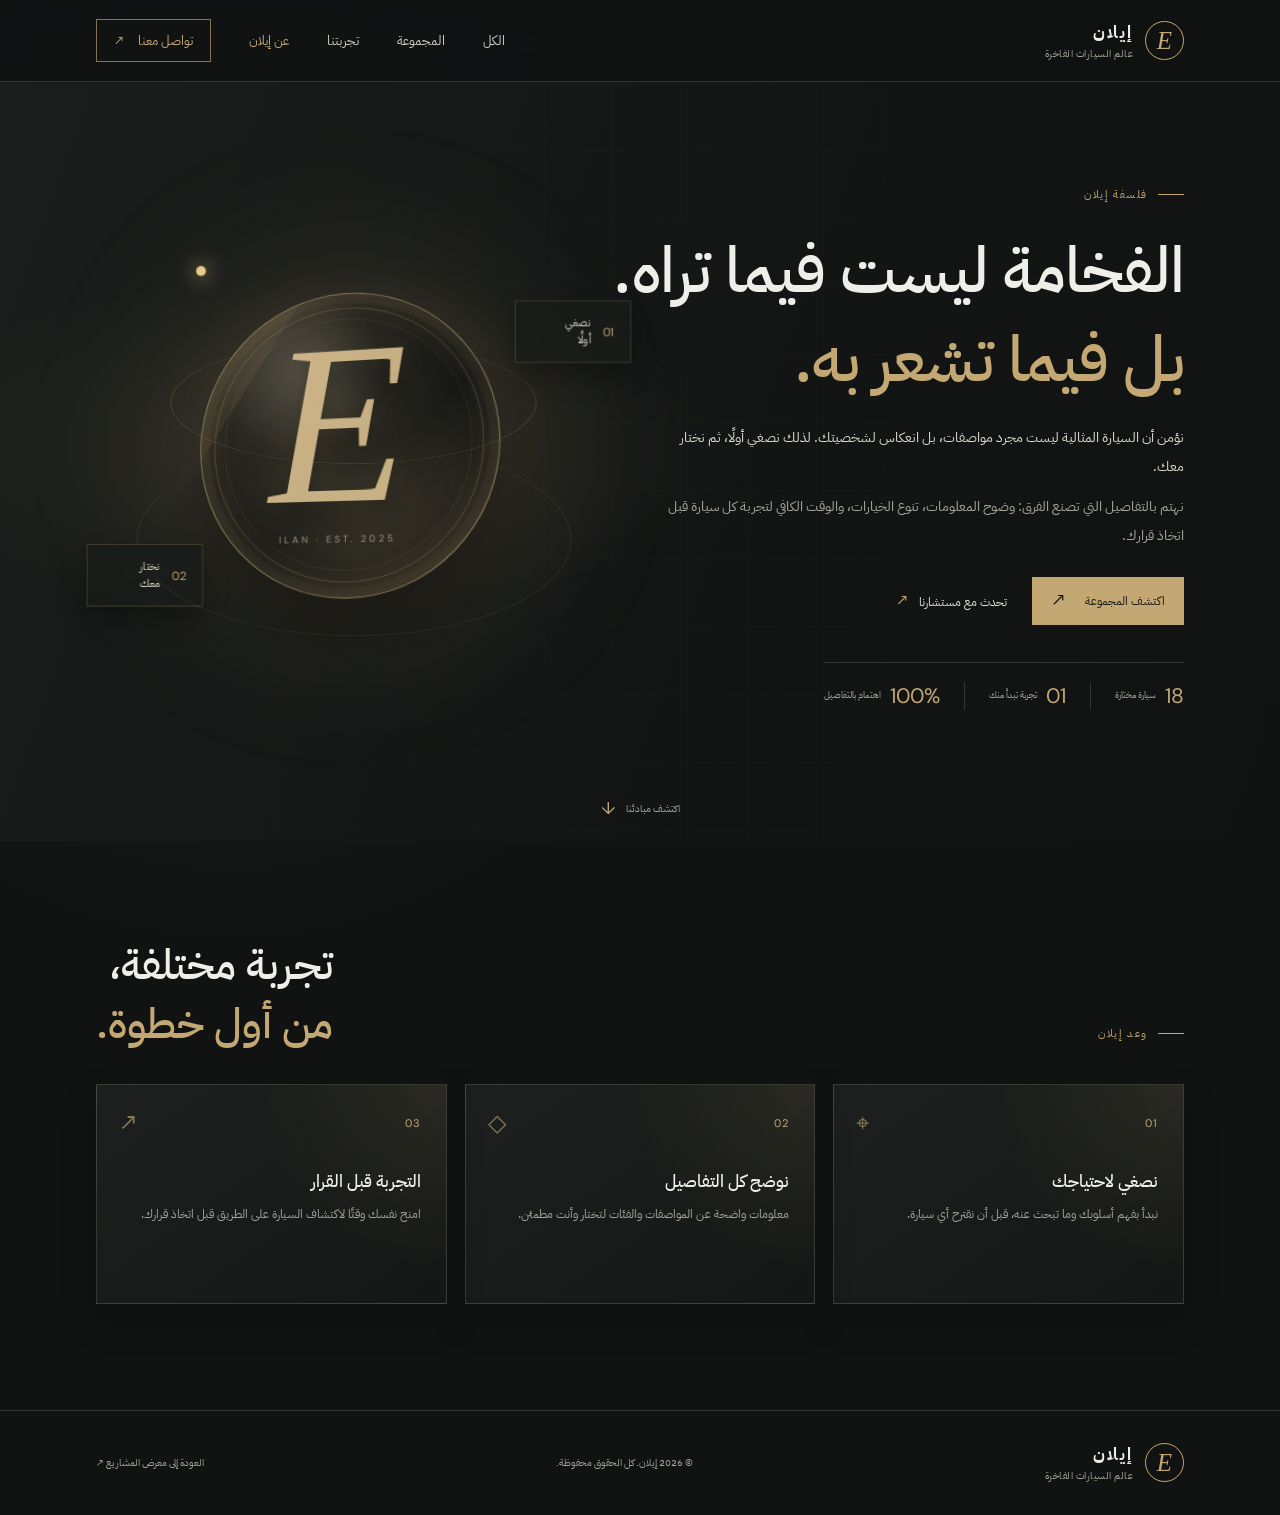
<file: about.html>
<!doctype html>
<html lang="ar" dir="rtl">
<head>
  <meta charset="utf-8">
  <meta name="viewport" content="width=device-width, initial-scale=1">
  <meta name="theme-color" content="#111313">
  <meta name="description" content="تعرّف على فلسفة إيلان في اختيار السيارات الفاخرة وصناعة تجربة شخصية.">
  <title>عن إيلان | إيلان</title>
  <link rel="preconnect" href="https://fonts.googleapis.com">
  <link rel="preconnect" href="https://fonts.gstatic.com" crossorigin>
  <link href="https://fonts.googleapis.com/css2?family=DM+Sans:wght@400;500;600;700&family=IBM+Plex+Sans+Arabic:wght@400;500;600;700&display=swap" rel="stylesheet">
  <link rel="stylesheet" href="style.css">
  <link rel="stylesheet" href="about.css">
</head>
<body class="about-page">
  <header class="site-header">
    <a class="brand" href="index.html" aria-label="إيلان - الصفحة الرئيسية">
      <span class="brand-mark">E</span><span><b>إيلان</b><small>عالم السيارات الفاخرة</small></span>
    </a>
    <button class="menu-toggle" type="button" aria-expanded="false" aria-label="فتح القائمة"><span></span><span></span></button>
    <nav class="main-nav" aria-label="التنقل الرئيسي">
      <a href="index.html">الكل</a>
      <a href="collection.html">المجموعة</a>
      <a href="experience.html">تجربتنا</a>
      <a href="about.html">عن إيلان</a>
      <a class="nav-cta" href="contact.html">تواصل معنا <span>↗</span></a>
    </nav>
  </header>
  <main>
    <section class="about-hero" aria-labelledby="about-title">
      <div class="about-copy">
        <p class="eyebrow"><span></span> فلسفة إيلان</p>
        <h1 id="about-title">الفخامة ليست فيما تراه.<br><em>بل فيما تشعر به.</em></h1>
        <p class="about-lead">نؤمن أن السيارة المثالية ليست مجرد مواصفات، بل انعكاس لشخصيتك. لذلك نصغي أولًا، ثم نختار معك.</p>
        <p class="about-description">نهتم بالتفاصيل التي تصنع الفرق: وضوح المعلومات، تنوع الخيارات، والوقت الكافي لتجربة كل سيارة قبل اتخاذ قرارك.</p>
        <div class="about-actions">
          <a class="button button-gold" href="collection.html">اكتشف المجموعة <span>↗</span></a>
          <a class="about-secondary-link" href="contact.html">تحدث مع مستشارنا <span>↗</span></a>
        </div>
        <div class="about-highlights" aria-label="ما يميز إيلان">
          <div><strong>18</strong><span>سيارة مختارة</span></div>
          <i aria-hidden="true"></i>
          <div><strong>01</strong><span>تجربة تبدأ منك</span></div>
          <i aria-hidden="true"></i>
          <div><strong>100%</strong><span>اهتمام بالتفاصيل</span></div>
        </div>
      </div>
      <div class="about-stage" role="img" aria-label="شعار إيلان ثلاثي الأبعاد">
        <div class="about-stage-glow"></div>
        <div class="about-ring about-ring-back"></div>
        <div class="about-ring about-ring-front"></div>
        <div class="about-orbit-dot"></div>
        <div class="about-core" id="about-core">
          <span>E</span>
          <small>ILAN · EST. 2025</small>
        </div>
        <div class="about-float-card about-float-top"><span>01</span><p>نصغي<br>أولًا</p></div>
        <div class="about-float-card about-float-bottom"><span>02</span><p>نختار<br>معك</p></div>
      </div>
      <a class="about-scroll" href="#values"><span>اكتشف مبادئنا</span><b>↓</b></a>
    </section>
    <section class="about-values section-wrap" id="values">
      <div class="about-values-heading">
        <p class="eyebrow"><span></span> وعد إيلان</p>
        <h2>تجربة مختلفة،<br><em>من أول خطوة.</em></h2>
      </div>
      <div class="about-values-grid">
        <article class="about-value-card">
          <span class="value-number">01</span>
          <span class="value-icon" aria-hidden="true">⌖</span>
          <h3>نصغي لاحتياجك</h3>
          <p>نبدأ بفهم أسلوبك وما تبحث عنه، قبل أن نقترح أي سيارة.</p>
        </article>
        <article class="about-value-card">
          <span class="value-number">02</span>
          <span class="value-icon" aria-hidden="true">◇</span>
          <h3>نوضح كل التفاصيل</h3>
          <p>معلومات واضحة عن المواصفات والفئات لتختار وأنت مطمئن.</p>
        </article>
        <article class="about-value-card">
          <span class="value-number">03</span>
          <span class="value-icon" aria-hidden="true">↗</span>
          <h3>التجربة قبل القرار</h3>
          <p>امنح نفسك وقتًا لاكتشاف السيارة على الطريق قبل اتخاذ قرارك.</p>
        </article>
      </div>
    </section>
  </main>
  <footer class="site-footer">
    <a class="brand" href="index.html"><span class="brand-mark">E</span><span><b>إيلان</b><small>عالم السيارات الفاخرة</small></span></a>
    <p>© <span id="current-year">2025</span> إيلان. كل الحقوق محفوظة.</p>
    <a href="../../index.html">العودة إلى معرض المشاريع ↗</a>
  </footer>
  <script src="script.js"></script>
  <script src="about.js"></script>
</body>
</html>
</file>
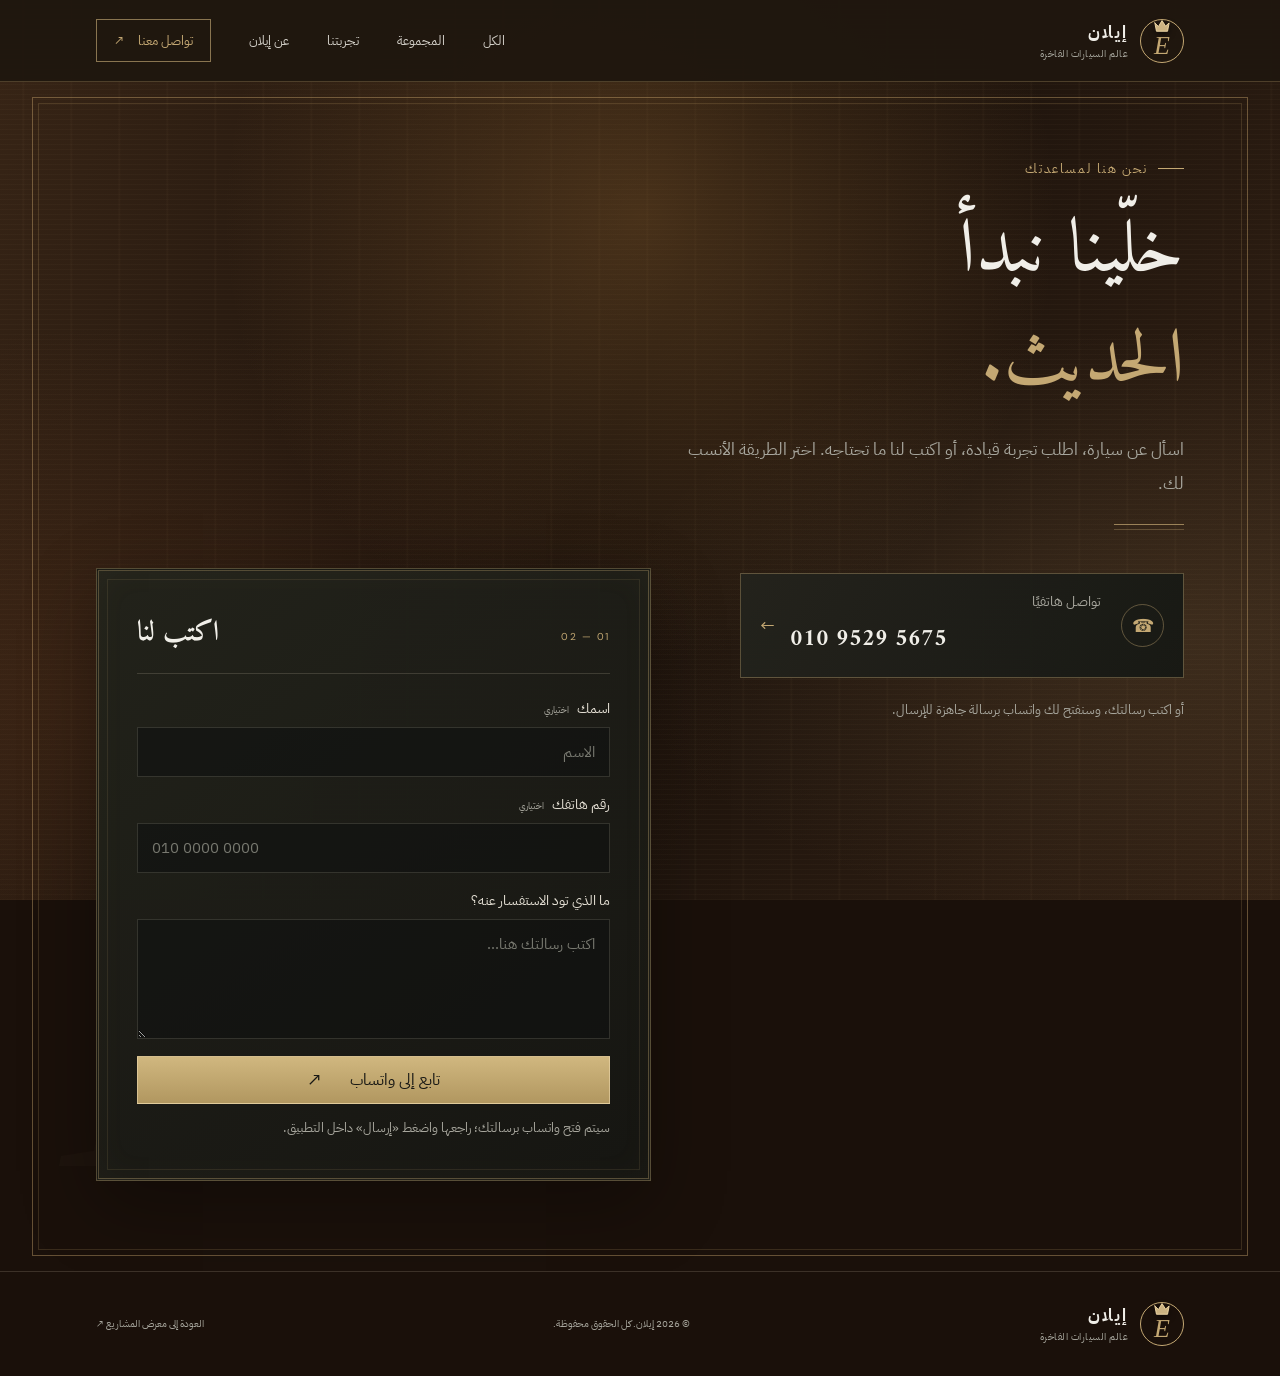
<file: contact.html>
<!doctype html>
<html lang="ar" dir="rtl">
<head>
  <meta charset="utf-8">
  <meta name="viewport" content="width=device-width, initial-scale=1">
  <meta name="theme-color" content="#111313">
  <meta name="description" content="تواصل مع إيلان هاتفيًا أو عبر واتساب، وأرسل استفسارك مباشرة.">
  <title>تواصل معنا | إيلان</title>
  <link rel="preconnect" href="https://fonts.googleapis.com">
  <link rel="preconnect" href="https://fonts.gstatic.com" crossorigin>
  <link href="https://fonts.googleapis.com/css2?family=Amiri:wght@400;700&family=DM+Sans:wght@400;500;600;700&family=IBM+Plex+Sans+Arabic:wght@400;500;600;700&display=swap" rel="stylesheet">
  <link rel="stylesheet" href="style.css">
  <link rel="stylesheet" href="contact.css">
</head>
<body class="contact-page">
  <header class="site-header">
    <a class="brand" href="index.html" aria-label="إيلان - الصفحة الرئيسية">
      <span class="brand-mark"><span class="brand-letter">E</span><svg class="brand-crown" viewBox="0 0 24 24" aria-hidden="true"><path d="M3 7.5 7.5 12 12 4.5l4.5 7L21 7.5 19 18H5L3 7.5Z"/></svg></span><span><b>إيلان</b><small>عالم السيارات الفاخرة</small></span>
    </a>
    <button class="menu-toggle" type="button" aria-expanded="false" aria-label="فتح القائمة"><span></span><span></span></button>
    <nav class="main-nav" aria-label="التنقل الرئيسي">
      <a href="index.html">الكل</a>
      <a href="collection.html">المجموعة</a>
      <a href="experience.html">تجربتنا</a>
      <a href="about.html">عن إيلان</a>
      <a class="nav-cta" href="contact.html" aria-current="page">تواصل معنا <span>↗</span></a>
    </nav>
  </header>
  <main>
    <section class="contact-hero section-wrap">
      <div class="contact-heading">
        <p class="eyebrow"><span></span> نحن هنا لمساعدتك</p>
        <h1>خلّينا نبدأ<br><em>الحديث.</em></h1>
        <p>اسأل عن سيارة، اطلب تجربة قيادة، أو اكتب لنا ما تحتاجه. اختر الطريقة الأنسب لك.</p>
      </div>
      <div class="contact-layout">
        <div class="contact-options">
          <a class="contact-option" href="tel:+201095295675">
            <span class="contact-option-icon" aria-hidden="true">☎</span>
            <span><small>تواصل هاتفيًا</small><strong dir="ltr">010 9529 5675</strong></span>
            <span class="contact-option-arrow" aria-hidden="true">←</span>
          </a>
          <p class="contact-note">أو اكتب رسالتك، وسنفتح لك واتساب برسالة جاهزة للإرسال.</p>
        </div>
        <form class="contact-form" id="contact-form">
          <div class="form-heading">
            <span>01 — 02</span>
            <h2>اكتب لنا</h2>
          </div>
          <label for="contact-name">اسمك <small>اختياري</small></label>
          <input id="contact-name" name="name" type="text" autocomplete="name" placeholder="الاسم">
          <label for="contact-phone">رقم هاتفك <small>اختياري</small></label>
          <input id="contact-phone" name="phone" type="tel" autocomplete="tel" placeholder="010 0000 0000" dir="ltr">
          <label for="contact-message">ما الذي تود الاستفسار عنه؟</label>
          <textarea id="contact-message" name="message" rows="4" placeholder="اكتب رسالتك هنا..." required></textarea>
          <button class="button button-gold contact-submit" type="submit">تابع إلى واتساب <span>↗</span></button>
          <p class="form-hint" id="form-hint" aria-live="polite">سيتم فتح واتساب برسالتك؛ راجعها واضغط «إرسال» داخل التطبيق.</p>
        </form>
      </div>
      <div class="contact-watermark" aria-hidden="true">E</div>
    </section>
  </main>
  <footer class="site-footer">
    <a class="brand" href="index.html"><span class="brand-mark"><span class="brand-letter">E</span><svg class="brand-crown" viewBox="0 0 24 24" aria-hidden="true"><path d="M3 7.5 7.5 12 12 4.5l4.5 7L21 7.5 19 18H5L3 7.5Z"/></svg></span><span><b>إيلان</b><small>عالم السيارات الفاخرة</small></span></a>
    <p>© <span id="current-year">2025</span> إيلان. كل الحقوق محفوظة.</p>
    <a href="../../index.html">العودة إلى معرض المشاريع ↗</a>
  </footer>
  <script src="script.js"></script>
  <script src="contact.js"></script>
</body>
</html>
</file>
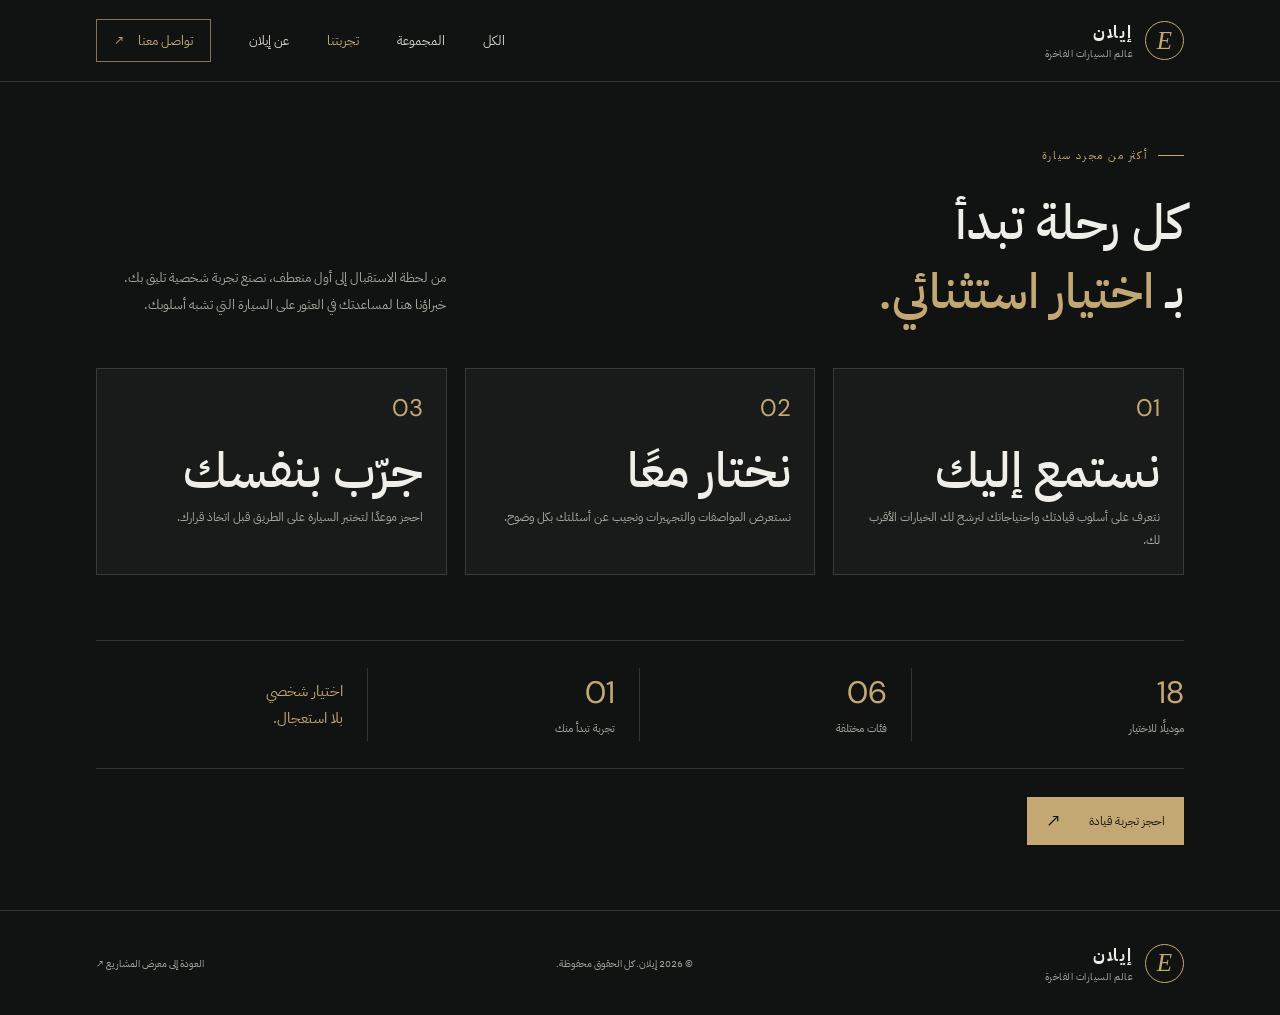
<file: experience.html>
<!doctype html>
<html lang="ar" dir="rtl">
<head>
  <meta charset="utf-8">
  <meta name="viewport" content="width=device-width, initial-scale=1">
  <meta name="theme-color" content="#111313">
  <meta name="description" content="تعرّف على تجربة إيلان الشخصية لاختيار السيارة وتجربة قيادتها.">
  <title>تجربتنا | إيلان</title>
  <link rel="preconnect" href="https://fonts.googleapis.com">
  <link rel="preconnect" href="https://fonts.gstatic.com" crossorigin>
  <link href="https://fonts.googleapis.com/css2?family=DM+Sans:wght@400;500;600;700&family=IBM+Plex+Sans+Arabic:wght@400;500;600;700&display=swap" rel="stylesheet">
  <link rel="stylesheet" href="style.css">
  <link rel="stylesheet" href="experience.css">
</head>
<body class="experience-page">
  <header class="site-header">
    <a class="brand" href="index.html" aria-label="إيلان - الصفحة الرئيسية">
      <span class="brand-mark">E</span><span><b>إيلان</b><small>عالم السيارات الفاخرة</small></span>
    </a>
    <button class="menu-toggle" type="button" aria-expanded="false" aria-label="فتح القائمة"><span></span><span></span></button>
    <nav class="main-nav" aria-label="التنقل الرئيسي">
      <a href="index.html">الكل</a>
      <a href="collection.html">المجموعة</a>
      <a href="experience.html">تجربتنا</a>
      <a href="about.html">عن إيلان</a>
      <a class="nav-cta" href="contact.html">تواصل معنا <span>↗</span></a>
    </nav>
  </header>
  <main>
    <section class="intro section-wrap">
      <p class="eyebrow"><span></span> أكثر من مجرد سيارة</p>
      <div class="intro-row">
        <h1>كل رحلة تبدأ<br>بـ <em>اختيار استثنائي.</em></h1>
        <p>من لحظة الاستقبال إلى أول منعطف، نصنع تجربة شخصية تليق بك. خبراؤنا هنا لمساعدتك في العثور على السيارة التي تشبه أسلوبك.</p>
      </div>
      <div class="experience-steps">
        <article class="experience-step"><strong>01</strong><h2>نستمع إليك</h2><p>نتعرف على أسلوب قيادتك واحتياجاتك لنرشح لك الخيارات الأقرب لك.</p></article>
        <article class="experience-step"><strong>02</strong><h2>نختار معًا</h2><p>نستعرض المواصفات والتجهيزات ونجيب عن أسئلتك بكل وضوح.</p></article>
        <article class="experience-step"><strong>03</strong><h2>جرّب بنفسك</h2><p>احجز موعدًا لتختبر السيارة على الطريق قبل اتخاذ قرارك.</p></article>
      </div>
      <div class="stats">
        <div><strong>18</strong><small>موديلًا للاختيار</small></div>
        <div><strong>06</strong><small>فئات مختلفة</small></div>
        <div><strong>01</strong><small>تجربة تبدأ منك</small></div>
        <div class="stat-note">اختيار شخصي<br>بلا استعجال.</div>
      </div>
      <a class="button button-gold" href="contact.html">احجز تجربة قيادة <span>↗</span></a>
    </section>
  </main>
  <footer class="site-footer">
    <a class="brand" href="index.html"><span class="brand-mark">E</span><span><b>إيلان</b><small>عالم السيارات الفاخرة</small></span></a>
    <p>© <span id="current-year">2025</span> إيلان. كل الحقوق محفوظة.</p>
    <a href="../../index.html">العودة إلى معرض المشاريع ↗</a>
  </footer>
  <script src="script.js"></script>
  <script src="experience.js"></script>
</body>
</html>
</file>
<file: style.css>
:root {
  color-scheme: dark;
  --bg: #111313;
  --panel: #191b1a;
  --text: #f0eee8;
  --muted: #a7a69d;
  --gold: #c4a873;
  --line: rgba(235, 224, 199, .16);
  font-family: "IBM Plex Sans Arabic", "DM Sans", sans-serif;
}

* { box-sizing: border-box; }
html { scroll-behavior: smooth; scroll-padding-top: 85px; }
body { margin: 0; background: var(--bg); color: var(--text); }
a { color: inherit; text-decoration: none; }
button { font: inherit; }
.site-header { height: 82px; padding: 0 7.5%; display: flex; align-items: center; justify-content: space-between; border-bottom: 1px solid var(--line); position: relative; z-index: 5; background: #111313; }
.brand { display: inline-flex; align-items: center; gap: 12px; }
.brand-mark { width: 39px; height: 39px; display: grid; place-items: center; border: 1px solid var(--gold); border-radius: 50%; color: var(--gold); font: italic 25px Georgia, serif; }
.brand b { display: block; font-size: 17px; letter-spacing: 2px; }
.brand small { display: block; margin-top: 1px; color: var(--muted); font-size: 10px; letter-spacing: .5px; }
.main-nav { display: flex; align-items: center; gap: 38px; color: #d3d0c8; font-size: 13px; }
.main-nav > a:not(.nav-cta):hover, .main-nav > a[aria-current="page"], .site-footer a:hover { color: var(--gold); }
.nav-cta { padding: 11px 17px; border: 1px solid rgba(196, 168, 115, .65); color: var(--gold); }
.nav-cta span { margin-right: 10px; }
.menu-toggle { display: none; }
.hero { position: relative; min-height: 660px; height: min(760px, calc(100svh - 82px)); overflow: hidden; display: flex; align-items: center; padding: 0 12%; }
.hero-car, .hero-overlay { position: absolute; inset: 0; width: 100%; height: 100%; }
.hero-car { object-fit: cover; object-position: center 62%; }
.hero-overlay { background: linear-gradient(270deg, rgba(13, 15, 15, .95) 0%, rgba(13, 15, 15, .86) 28%, rgba(13, 15, 15, .3) 68%, rgba(13, 15, 15, .08) 100%), linear-gradient(0deg, #111313 0%, transparent 28%); }
.hero-content { position: relative; z-index: 1; width: min(515px, 52%); }
.eyebrow { display: flex; align-items: center; gap: 10px; color: var(--gold); font-size: 11px; letter-spacing: 1.6px; }
.eyebrow > span { width: 26px; height: 1px; background: var(--gold); }
h1, h2, h3, p { margin-top: 0; }
.hero h1 { margin: 24px 0 17px; font-size: clamp(42px, 5.3vw, 72px); font-weight: 500; line-height: 1.24; letter-spacing: -.8px; }
.hero h1 em, h2 em { color: var(--gold); font-style: normal; }
.hero-copy { max-width: 400px; color: #c4c0b7; font-size: 14px; line-height: 2; }
.hero-actions { display: flex; align-items: center; gap: 28px; margin-top: 31px; }
.button { display: inline-flex; align-items: center; justify-content: center; gap: 27px; min-height: 48px; padding: 0 19px; font-size: 12px; transition: .2s ease; }
.button span { font-size: 19px; }
.button-gold { background: var(--gold); color: #171714; }
.button-gold:hover { background: #e0c58f; transform: translateY(-2px); }
.text-link { font-size: 12px; color: #e7e2d7; }
.text-link span { margin-right: 9px; color: var(--gold); font-size: 17px; }
.hero-caption { position: absolute; bottom: 45px; left: 7.5%; display: flex; align-items: center; gap: 15px; color: #cfc8b9; font: 10px "DM Sans", sans-serif; letter-spacing: 2px; }
.hero-caption i { width: 70px; height: 1px; background: var(--gold); }
.scroll-hint { position: absolute; bottom: 39px; right: 7.5%; display: flex; align-items: center; gap: 13px; color: #d2cabe; font-size: 10px; }
.scroll-hint b { width: 1px; height: 38px; background: var(--gold); }
.section-wrap { width: min(1160px, 85%); margin: 0 auto; }
.intro { padding-top: 106px; padding-bottom: 99px; }
.intro-row { display: flex; justify-content: space-between; align-items: flex-end; gap: 50px; }
.intro h2, .section-heading h2 { margin: 14px 0 0; font-size: clamp(32px, 4vw, 49px); font-weight: 500; line-height: 1.4; }
.intro-row > p { width: 350px; margin-bottom: 8px; color: var(--muted); font-size: 13px; line-height: 2.1; }
.stats { display: grid; grid-template-columns: repeat(4, 1fr); margin-top: 65px; padding: 27px 0; border-top: 1px solid var(--line); border-bottom: 1px solid var(--line); }
.stats > div { min-height: 73px; display: flex; flex-direction: column; justify-content: center; padding-right: 24px; border-right: 1px solid var(--line); }
.stats > div:first-child { border-right: 0; padding-right: 0; }
.stats strong { font: 400 31px "DM Sans", sans-serif; color: var(--gold); }
.stats strong span { font-size: 16px; }
.stats small { margin-top: 7px; color: var(--muted); font-size: 11px; }
.stats .stat-note { color: var(--gold); font-size: 15px; line-height: 1.8; }
.collection { padding-top: 20px; padding-bottom: 120px; }
.section-heading { display: flex; justify-content: space-between; align-items: flex-end; margin-bottom: 36px; }
.section-heading > p { margin-bottom: 7px; color: var(--muted); font-size: 12px; line-height: 1.9; }
.car-grid { display: grid; grid-template-columns: repeat(3, 1fr); gap: 20px; }
.car-card { background: var(--panel); border: 1px solid rgba(255,255,255,.045); }
.car-image { position: relative; overflow: hidden; aspect-ratio: 1.42; background: #282b28; }
.car-image img { width: 100%; height: 100%; display: block; object-fit: cover; transition: transform .6s ease; }
.car-card:hover .car-image img { transform: scale(1.035); }
.car-tag { position: absolute; top: 15px; right: 15px; padding: 6px 10px; background: rgba(17,19,19,.78); color: var(--gold); font-size: 10px; }
.favorite { position: absolute; top: 12px; left: 14px; width: 35px; height: 35px; padding: 0; border: 1px solid rgba(255,255,255,.55); border-radius: 50%; color: white; background: rgba(15,17,17,.4); font-size: 21px; cursor: pointer; transition: .2s; }
.favorite[aria-pressed="true"] { color: #151513; background: var(--gold); border-color: var(--gold); }
.car-info { padding: 20px 19px 16px; }
.car-title { display: flex; align-items: flex-end; justify-content: space-between; gap: 8px; }
.model-index { color: var(--gold); font: 10px "DM Sans", sans-serif; letter-spacing: 1.4px; }
.car-title h3 { margin: 5px 0 0; font-size: 15px; font-weight: 500; line-height: 1.5; text-align: right; }
.car-title h3 bdi { display: inline-block; direction: ltr; unicode-bidi: isolate; font: 500 .9em/1.5 "DM Sans", sans-serif; }
.car-price { color: #c3beb2; font-size: 9px; white-space: nowrap; }
.car-price:hover { color: var(--gold); }
.specs { display: grid; grid-template-columns: repeat(3, 1fr); margin-top: 19px; padding: 13px 0; border-top: 1px solid var(--line); border-bottom: 1px solid var(--line); color: #e5dfd3; font: 12px "DM Sans", sans-serif; direction: ltr; text-align: center; }
.specs span + span { border-left: 1px solid var(--line); }
.specs small { display: block; margin-top: 5px; color: var(--muted); font: 10px "IBM Plex Sans Arabic", sans-serif; }
.details-toggle { width: 100%; display: flex; justify-content: space-between; padding: 14px 0 0; border: 0; background: none; color: var(--gold); font-size: 11px; cursor: pointer; text-align: right; }
.details-toggle span { font-size: 18px; line-height: 1; }
.car-details { padding-top: 12px; color: var(--muted); font-size: 11px; line-height: 1.9; }
.car-details p { margin-bottom: 9px; }
.car-details b { color: #ded8cb; font-weight: 500; }
.car-details a { color: var(--gold); }
.model-verification-note { margin: 15px 0 0; color: var(--muted); font-size: 11px; line-height: 1.8; }
.car-test-drive { display: inline-block; margin-top: 8px; color: var(--gold); font-size: 11px; }
.car-test-drive:hover { color: #e0c58f; }
.spec-note { margin: 22px 0 0; color: var(--muted); font-size: 10px; line-height: 1.8; }
.heritage { min-height: 460px; position: relative; display: flex; align-items: center; overflow: hidden; padding: 70px 12%; background: #1b1c19; }
.heritage-inner { position: relative; z-index: 1; max-width: 560px; }
.heritage h2 { margin: 26px 0 15px; font-size: clamp(34px, 4.2vw, 53px); font-weight: 500; line-height: 1.5; }
.heritage-inner > p:not(.eyebrow) { max-width: 410px; color: var(--muted); font-size: 13px; line-height: 2; }
.button-outline { margin-top: 15px; border: 1px solid var(--gold); color: var(--gold); }
.button-outline:hover { background: var(--gold); color: var(--bg); }
.heritage-art { position: absolute; left: 8%; top: 50%; width: 360px; height: 360px; display: grid; place-items: center; border: 1px solid rgba(196,168,115,.14); border-radius: 50%; transform: translateY(-50%); }
.heritage-art::before, .heritage-art::after { content: ""; position: absolute; border: 1px solid rgba(196,168,115,.15); border-radius: 50%; }
.heritage-art::before { inset: 28px; }
.heritage-art::after { inset: 58px; }
.heritage-art span { color: rgba(196,168,115,.15); font: italic 230px Georgia, serif; }
.heritage-art i { position: absolute; width: 1px; height: 420px; background: rgba(196,168,115,.2); transform: rotate(45deg); }
.site-footer { min-height: 105px; padding: 22px 7.5%; display: flex; align-items: center; justify-content: space-between; gap: 20px; border-top: 1px solid var(--line); }
.site-footer p, .site-footer > a:last-child { margin: 0; color: var(--muted); font-size: 10px; }
.toast { position: fixed; z-index: 10; bottom: 25px; left: 50%; padding: 12px 19px; border: 1px solid rgba(196,168,115,.5); background: #20211e; color: var(--text); font-size: 12px; opacity: 0; pointer-events: none; transform: translate(-50%, 12px); transition: .25s; }
.toast.is-visible { opacity: 1; transform: translate(-50%, 0); }
.collection-tools { display: grid; grid-template-columns: minmax(220px, 1fr) minmax(165px, .55fr) auto auto; gap: 10px; margin: -12px 0 12px; }
.search-field, .filter-field { min-height: 46px; display: flex; align-items: center; border: 1px solid var(--line); background: var(--panel); }
.search-field { padding: 0 13px; }
.search-field > span:last-child { color: var(--gold); font-size: 23px; line-height: 1; }
.search-field input, .filter-field select { width: 100%; height: 100%; border: 0; outline: 0; background: transparent; color: var(--text); font: inherit; font-size: 12px; }
.search-field input::placeholder { color: var(--muted); }
.filter-field { padding: 0 12px; }
.filter-field select { cursor: pointer; }
.filter-field option { background: var(--panel); color: var(--text); }
.favorites-filter, .clear-filters { min-height: 46px; padding: 0 14px; border: 1px solid var(--line); background: transparent; color: var(--muted); font-size: 11px; cursor: pointer; transition: .2s ease; }
.favorites-filter[aria-pressed="true"], .favorites-filter:hover, .clear-filters:hover { border-color: var(--gold); color: var(--gold); }
.results-count { min-height: 18px; margin: 0 0 12px; color: var(--muted); font-size: 11px; }
.empty-state { padding: 38px 18px; border: 1px solid var(--line); color: var(--muted); text-align: center; font-size: 13px; line-height: 1.8; }
.sr-only { position: absolute; width: 1px; height: 1px; padding: 0; margin: -1px; overflow: hidden; clip: rect(0, 0, 0, 0); white-space: nowrap; border: 0; }
:focus-visible { outline: 2px solid var(--gold); outline-offset: 3px; }

@media (max-width: 900px) {
  .site-header { padding: 0 5%; }
  .main-nav { gap: 22px; }
  .hero { padding: 0 8%; }
  .hero-content { width: 58%; }
  .section-wrap { width: 90%; }
  .car-grid { gap: 12px; }
  .collection-tools { grid-template-columns: minmax(180px, 1fr) minmax(150px, .7fr); }
  .car-info { padding: 16px 13px; }
  .car-price { font-size: 8px; }
  .heritage-art { left: -9%; opacity: .7; }
}
@media (max-width: 650px) {
  .site-header { height: 70px; }
  .menu-toggle { display: flex; width: 40px; height: 40px; flex-direction: column; align-items: center; justify-content: center; gap: 6px; border: 1px solid var(--line); background: transparent; }
  .menu-toggle span { width: 17px; height: 1px; background: var(--gold); }
  .main-nav { position: absolute; top: 69px; right: 0; left: 0; display: none; flex-direction: column; align-items: stretch; gap: 0; padding: 8px 5% 18px; border-bottom: 1px solid var(--line); background: #111313; }
  .main-nav.is-open { display: flex; }
  .main-nav > a:not(.nav-cta) { padding: 13px 2px; border-bottom: 1px solid var(--line); }
  .nav-cta { margin-top: 12px; text-align: center; }
  .hero { min-height: 680px; height: calc(100svh - 70px); max-height: 800px; align-items: flex-start; padding: 89px 7% 0; }
  .hero-car { object-position: 58% center; }
  .hero-overlay { background: linear-gradient(270deg, rgba(13,15,15,.9), rgba(13,15,15,.56) 65%, rgba(13,15,15,.28)), linear-gradient(0deg, #111313 0%, transparent 45%); }
  .hero-content { width: 100%; max-width: 430px; }
  .hero h1 { font-size: clamp(43px, 12vw, 60px); }
  .hero-copy { max-width: 330px; font-size: 13px; }
  .hero-caption { bottom: 28px; left: 7%; font-size: 8px; gap: 9px; }
  .hero-caption i { width: 35px; }
  .scroll-hint { right: 7%; bottom: 24px; }
  .intro { padding-top: 76px; padding-bottom: 75px; }
  .intro-row { display: block; }
  .intro-row > p { width: auto; margin: 20px 0 0; }
  .stats { grid-template-columns: repeat(2, 1fr); gap: 17px 0; margin-top: 36px; }
  .stats > div:nth-child(3) { border-right: 0; padding-right: 0; }
  .stats > div:nth-child(4) { border-right: 1px solid var(--line); }
  .stats > div { min-height: 67px; }
  .collection { padding-bottom: 76px; }
  .section-heading { display: block; margin-bottom: 25px; }
  .section-heading > p { margin-top: 14px; }
  .collection-tools { grid-template-columns: 1fr 1fr; gap: 8px; margin-top: 0; }
  .search-field { grid-column: 1 / -1; }
  .favorites-filter, .clear-filters { padding: 0 8px; }
  .car-grid { grid-template-columns: 1fr; gap: 17px; }
  .car-image { aspect-ratio: 1.55; }
  .car-info { padding: 19px; }
  .heritage { min-height: 450px; padding: 65px 7%; }
  .heritage-art { width: 280px; height: 280px; left: -160px; opacity: .45; }
  .heritage-art span { font-size: 180px; }
  .site-footer { flex-wrap: wrap; padding: 25px 6%; }
  .site-footer p { order: 3; width: 100%; }
  .site-footer > a:last-child { max-width: 125px; text-align: left; }
}

@media (prefers-reduced-motion: reduce) {
  *, *::before, *::after { scroll-behavior: auto !important; transition-duration: .01ms !important; animation-duration: .01ms !important; animation-iteration-count: 1 !important; }
}
</file>
<file: about.css>
.about-page {
  background:
    radial-gradient(ellipse at 18% 28%, rgba(196, 168, 115, .09), transparent 34%),
    var(--bg);
}

.about-page .site-header {
  position: sticky;
  top: 0;
  background: rgba(17, 19, 19, .9);
  backdrop-filter: blur(16px);
}

.about-hero {
  position: relative;
  isolation: isolate;
  display: grid;
  grid-template-columns: minmax(0, 1fr) minmax(0, .9fr);
  align-items: center;
  min-height: min(760px, calc(100svh - 82px));
  padding: 54px max(7.5%, calc((100% - 1160px) / 2)) 82px;
  overflow: hidden;
  background:
    radial-gradient(ellipse at 24% 48%, rgba(196, 168, 115, .085), transparent 31%),
    linear-gradient(110deg, #1a1d1b 0%, #131515 60%, #111313 100%);

}    
.about-hero::before {
  position: absolute;
  z-index: -1;
  inset: 0;
  content: "";  
  opacity: .14;
  background-image:
    linear-gradient(rgba(196, 168, 115, .11) 1px, transparent 1px),
    linear-gradient(90deg, rgba(196, 168, 115, .11) 1px, transparent 1px);
  background-size: 68px 68px;
  mask-image: linear-gradient(90deg, transparent, #000 55%, transparent);
}

.about-copy {
  position: relative;
  z-index: 2;
  max-width: 650px;
}

.about-copy .eyebrow {
  margin-bottom: 24px;
}

.about-copy h1 {
  margin: 0 0 19px;
  font-size: clamp(40px, 5vw, 66px);
  font-weight: 500;
  line-height: 1.38;
  letter-spacing: -.8px;
}

.about-copy h1 em,
.about-values-heading h2 em {
  color: var(--gold);
  font-style: normal;
}

.about-lead,
.about-description {
  max-width: 530px;
  color: #c4c0b7;
  font-size: 14px;
  line-height: 2.1;
}

.about-lead {
  margin-bottom: 10px;
  color: #ded9cf;
}

.about-description {
  margin-bottom: 26px;
  color: var(--muted);
}

.about-actions {
  display: flex;
  align-items: center;
  flex-wrap: wrap;
  gap: 25px;
}

.about-actions .button {
  gap: 18px;
}

.about-secondary-link {
  color: #e7e2d7;
  font-size: 12px;
}

.about-secondary-link span {
  margin-right: 7px;
  color: var(--gold);
  font-size: 16px;
}

.about-highlights {
  display: flex;
  align-items: center;
  gap: 24px;
  width: fit-content;
  margin-top: 37px;
  padding-top: 19px;
  border-top: 1px solid var(--line);
}

.about-highlights > div {
  display: flex;
  align-items: center;
  gap: 9px;
}

.about-highlights strong {
  color: var(--gold);
  font: 21px "DM Sans", sans-serif;
}

.about-highlights span {
  max-width: 72px;
  color: var(--muted);
  font-size: 9px;
  line-height: 1.6;
}

.about-highlights > i {
  width: 1px;
  height: 28px;
  background: var(--line);
}

.about-stage {
  --tilt-x: 0deg;
  --tilt-y: 0deg;
  position: relative;
  display: grid;
  min-width: 0;
  min-height: 490px;
  place-items: center;
  perspective: 1100px;
  transform-style: preserve-3d;
}

.about-stage-glow {
  position: absolute;
  width: min(390px, 80%);
  aspect-ratio: 1;
  border-radius: 50%;
  background: rgba(196, 168, 115, .12);
  filter: blur(68px);
}

.about-ring {
  position: absolute;
  width: min(440px, 92%);
  aspect-ratio: 1;
  border: 1px solid rgba(196, 168, 115, .22);
  border-radius: 50%;
  transform-style: preserve-3d;
  pointer-events: none;
}

.about-ring-back {
  border-color: rgba(196, 168, 115, .13);
  transform: rotateX(68deg) rotateZ(-24deg) translateZ(-82px);
}

.about-ring-front {
  width: min(355px, 76%);
  transform: rotateX(68deg) rotateZ(27deg) translateZ(58px);
}

.about-core {
  position: relative;
  z-index: 1;
  display: flex;
  width: clamp(210px, 25vw, 300px);
  aspect-ratio: 1;
  flex-direction: column;
  align-items: center;
  justify-content: center;
  border: 1px solid rgba(221, 193, 139, .55);
  border-radius: 50%;
  background:
    radial-gradient(circle at 34% 26%, rgba(255, 246, 222, .19), transparent 29%),
    radial-gradient(circle at 55% 70%, rgba(196, 168, 115, .15), transparent 56%),
    linear-gradient(140deg, rgba(61, 55, 42, .78), rgba(19, 21, 20, .92) 58%, rgba(42, 38, 29, .88));
  box-shadow:
    inset 0 0 0 9px rgba(196, 168, 115, .04),
    inset 0 0 35px rgba(196, 168, 115, .16),
    0 28px 55px rgba(0, 0, 0, .48),
    0 0 55px rgba(196, 168, 115, .11);
  transform: rotateX(calc(9deg + var(--tilt-x))) rotateY(calc(-14deg + var(--tilt-y))) translateZ(35px);
  transform-style: preserve-3d;
  transition: transform .24s ease-out, box-shadow .3s ease;
}

.about-core::before,
.about-core::after {
  position: absolute;
  content: "";
  border: 1px solid rgba(221, 193, 139, .22);
  border-radius: 50%;
  pointer-events: none;
}

.about-core::before {
  inset: 14px;
}

.about-core::after {
  inset: 25px;
  border-color: rgba(255, 255, 255, .055);
}

.about-core > span {
  color: rgba(225, 198, 148, .86);
  font: italic clamp(145px, 19vw, 220px)/.8 Georgia, serif;
  text-shadow: 0 9px 22px rgba(0, 0, 0, .42), 0 0 28px rgba(196, 168, 115, .2);
  transform: translateZ(28px);
}

.about-core > small {
  margin-top: 16px;
  color: rgba(230, 215, 187, .62);
  font: 9px "DM Sans", sans-serif;
  letter-spacing: 3px;
  transform: translateZ(32px);
}

.about-orbit-dot {
  position: absolute;
  z-index: 2;
  top: 16%;
  left: 22%;
  width: 9px;
  height: 9px;
  border-radius: 50%;
  background: #e6ca8f;
  box-shadow: 0 0 18px 5px rgba(196, 168, 115, .38);
  transform: translateZ(90px);
}

.about-float-card {
  position: absolute;
  z-index: 3;
  display: flex;
  align-items: center;
  gap: 11px;
  min-width: 108px;
  padding: 12px 15px;
  border: 1px solid rgba(196, 168, 115, .22);
  background: rgba(25, 27, 25, .75);
  box-shadow: 0 12px 25px rgba(0, 0, 0, .28);
  backdrop-filter: blur(12px);
  transform: translateZ(80px);
}

.about-float-card span {
  color: var(--gold);
  font: 11px "DM Sans", sans-serif;
}

.about-float-card p {
  margin: 0;
  color: #e2ddd2;
  font-size: 10px;
  line-height: 1.6;
}

.about-float-top {
  top: 22%;
  right: 0;
}

.about-float-bottom {
  bottom: 20%;
  left: 2%;
}

.about-scroll {
  position: absolute;
  right: 50%;
  bottom: 23px;
  display: flex;
  align-items: center;
  gap: 10px;
  color: var(--muted);
  font-size: 10px;
  transform: translateX(50%);
}

.about-scroll b {
  color: var(--gold);
  font: 17px "DM Sans", sans-serif;
}

.about-values {
  padding-top: 94px;
  padding-bottom: 106px;
}

.about-values-heading {
  display: flex;
  align-items: flex-end;
  justify-content: space-between;
  gap: 30px;
  margin-bottom: 30px;
}

.about-values-heading .eyebrow {
  margin-bottom: 12px;
}

.about-values-heading h2 {
  margin: 0;
  font-size: clamp(29px, 3.5vw, 42px);
  font-weight: 500;
  line-height: 1.4;
}

.about-values-grid {
  display: grid;
  grid-template-columns: repeat(3, 1fr);
  gap: 18px;
  perspective: 1200px;
}

.about-value-card {
  position: relative;
  min-height: 220px;
  padding: 25px;
  overflow: hidden;
  border: 1px solid var(--line);
  background:
    radial-gradient(circle at 100% 0, rgba(196, 168, 115, .1), transparent 45%),
    linear-gradient(145deg, #1d201e, #151716);
  box-shadow: 0 16px 35px rgba(0, 0, 0, .18);
  transform: rotateX(0) rotateY(0);
  transform-style: preserve-3d;
  transition: transform .3s ease, border-color .3s ease, box-shadow .3s ease;
  animation: about-card-rise .6s both;
}

.about-value-card:nth-child(2) {
  animation-delay: .1s;
}

.about-value-card:nth-child(3) {
  animation-delay: .2s;
}

.about-value-card:hover {
  border-color: rgba(196, 168, 115, .46);
  box-shadow: 0 25px 42px rgba(0, 0, 0, .28);
  transform: translateY(-6px) rotateX(2deg);
}

.value-number {
  color: var(--gold);
  font: 11px "DM Sans", sans-serif;
  letter-spacing: 1px;
}

.value-icon {
  position: absolute;
  top: 20px;
  left: 22px;
  color: rgba(196, 168, 115, .66);
  font-size: 24px;
}

.about-value-card h3 {
  margin: 35px 0 9px;
  font-size: 17px;
  font-weight: 500;
}

.about-value-card p {
  max-width: 300px;
  margin: 0;
  color: var(--muted);
  font-size: 12px;
  line-height: 1.9;
}

@keyframes about-card-rise {
  from { opacity: 0; transform: translateY(14px); }
  to { opacity: 1; transform: translateY(0); }
}

@media (max-width: 900px) {
  .about-hero {
    grid-template-columns: minmax(0, 1fr) minmax(0, .8fr);
    padding-right: 5%;
    padding-left: 5%;
  }

  .about-stage {
    min-height: 390px;
  }

  .about-float-top {
    right: -3%;
  }

  .about-float-bottom {
    left: -3%;
  }
}

@media (max-width: 650px) {
  .about-page .site-header {
    position: relative;
    backdrop-filter: none;
  }

  .about-hero {
    grid-template-columns: 1fr;
    min-height: unset;
    padding: 18px 7% 72px;
  }

  .about-stage {
    grid-row: 1;
    min-height: 325px;
    margin-bottom: 14px;
  }

  .about-core {
    width: 220px;
  }

  .about-core > span {
    font-size: 160px;
  }

  .about-ring {
    width: min(320px, 88vw);
  }

  .about-ring-front {
    width: min(260px, 72vw);
  }

  .about-float-top {
    top: 11%;
    right: 2%;
  }

  .about-float-bottom {
    bottom: 11%;
    left: 0;
  }

  .about-copy {
    grid-row: 2;
  }

  .about-copy .eyebrow {
    margin-bottom: 14px;
  }

  .about-copy h1 {
    font-size: clamp(36px, 10.5vw, 50px);
  }

  .about-lead,
  .about-description {
    font-size: 13px;
  }

  .about-highlights {
    justify-content: space-between;
    gap: 10px;
    width: 100%;
    margin-top: 27px;
  }

  .about-highlights > div {
    gap: 6px;
  }

  .about-highlights strong {
    font-size: 17px;
  }

  .about-highlights span {
    font-size: 8px;
  }

  .about-scroll {
    display: none;
  }

  .about-values {
    padding-top: 62px;
    padding-bottom: 70px;
  }

  .about-values-heading {
    display: block;
    margin-bottom: 23px;
  }

  .about-values-grid {
    grid-template-columns: 1fr;
    gap: 12px;
  }

  .about-value-card {
    min-height: 185px;
  }
}

@media (prefers-reduced-motion: reduce) {
  .about-value-card {
    animation: none;
  }
}
</file>
<file: contact.css>
.contact-page {
  min-height: 100vh;
  background-color: #1a100a;
  background-image:
    radial-gradient(ellipse at 50% 24%, rgba(172, 119, 57, .3), transparent 46%),
    radial-gradient(ellipse at 9% 78%, rgba(128, 69, 34, .18), transparent 38%),
    radial-gradient(ellipse at 92% 70%, rgba(196, 168, 115, .11), transparent 34%),
    repeating-linear-gradient(90deg, transparent 0 22px, rgba(223, 185, 126, .035) 23px, transparent 25px 48px),
    repeating-linear-gradient(0deg, rgba(225, 195, 146, .026) 0 1px, transparent 1px 5px),
    linear-gradient(115deg, #382516, #1a110b 48%, #322114);
  background-attachment: fixed;
}

.contact-page .site-header {
  position: sticky;
  top: 0;
  border-bottom-color: rgba(196, 168, 115, .28);
  background: rgba(31, 23, 15, .97);
}

.contact-page .brand-mark {
  position: relative;
  width: 44px;
  height: 44px;
  font-size: 0;
}

.contact-page .brand-letter {
  margin-top: 10px;
  color: var(--gold);
  font: italic 26px/1 Georgia, serif;
}

.contact-page .brand-crown {
  position: absolute;
  z-index: 1;
  top: -3px;
  left: 50%;
  width: 19px;
  height: 19px;
  fill: rgba(224, 197, 143, .9);
  stroke: #f0d9a7;
  stroke-linecap: round;
  stroke-linejoin: round;
  stroke-width: 1.2px;
  filter: drop-shadow(0 2px 3px rgba(0, 0, 0, .55));
  transform: translateX(-50%);
}

.contact-page main {
  position: relative;
  overflow: hidden;
}

.contact-page main::before {
  position: absolute;
  z-index: 0;
  inset: 15px 2.5%;
  border: 1px solid rgba(204, 169, 112, .42);
  outline: 1px solid rgba(204, 169, 112, .18);
  outline-offset: -7px;
  content: "";
  pointer-events: none;
}

.contact-hero {
  position: relative;
  z-index: 1;
  min-height: calc(100vh - 187px);
  padding-top: 77px;
  padding-bottom: 90px;
}

.contact-heading {
  position: relative;
  z-index: 1;
  max-width: 700px;
  margin-bottom: 38px;
}

.contact-heading .eyebrow {
  margin-bottom: 20px;
  font-size: 13px;
}

.contact-heading h1 {
  margin: 0 0 15px;
  font-size: clamp(52px, 6vw, 76px);
  font-family: "Amiri", Georgia, serif;
  font-weight: 400;
  line-height: 1.45;
}

.contact-heading h1 em {
  color: var(--gold);
  font-style: normal;
}

.contact-heading > p:last-child {
  max-width: 510px;
  margin: 0;
  color: var(--muted);
  font-size: 17px;
  line-height: 2;
}

.contact-heading::after {
  display: block;
  width: 70px;
  height: 4px;
  margin-top: 23px;
  border-top: 1px solid rgba(196, 168, 115, .7);
  border-bottom: 1px solid rgba(196, 168, 115, .3);
  content: "";
}

.contact-layout {
  position: relative;
  z-index: 1;
  display: grid;
  grid-template-columns: minmax(0, .8fr) minmax(360px, 1fr);
  gap: clamp(30px, 7vw, 100px);
  align-items: start;
}

.contact-options {
  display: grid;
  gap: 13px;
  padding-top: 5px;
}

.contact-option {
  display: grid;
  grid-template-columns: 48px 1fr auto;
  align-items: center;
  gap: 15px;
  min-height: 88px;
  padding: 17px 19px;
  border: 1px double rgba(196, 168, 115, .38);
  background: linear-gradient(120deg, rgba(35, 35, 28, .96), rgba(23, 24, 20, .96));
  transition: border-color .2s ease, transform .2s ease, background .2s ease;
}

.contact-option:hover {
  transform: translateY(-3px);
  border-color: rgba(196, 168, 115, .58);
  background: #20221f;
}

.contact-option-icon {
  width: 43px;
  height: 43px;
  display: grid;
  place-items: center;
  border: 1px solid rgba(196, 168, 115, .42);
  border-radius: 50%;
  color: var(--gold);
  font-size: 18px;
}

.contact-option > span:nth-child(2) {
  display: grid;
  gap: 6px;
}

.contact-option small {
  color: var(--muted);
  font-size: 14px;
}

.contact-option strong {
  color: var(--text);
  font: 700 24px "Amiri", Georgia, serif;
}

.contact-option-arrow {
  color: var(--gold);
  font-size: 18px;
}

.contact-note {
  margin: 7px 0 0;
  color: var(--muted);
  font-size: 13px;
  line-height: 1.8;
}

.contact-form {
  position: relative;
  display: grid;
  padding: clamp(22px, 3.2vw, 38px);
  border: 3px double rgba(196, 168, 115, .35);
  background: linear-gradient(145deg, rgba(34, 34, 27, .98), rgba(21, 22, 18, .98));
  box-shadow: 0 25px 70px rgba(0, 0, 0, .3), inset 0 0 35px rgba(196, 168, 115, .035);
}

.contact-form::before {
  position: absolute;
  inset: 8px;
  border: 1px solid rgba(196, 168, 115, .12);
  content: "";
  pointer-events: none;
}

.form-heading {
  display: flex;
  align-items: baseline;
  justify-content: space-between;
  margin-bottom: 24px;
  padding-bottom: 15px;
  border-bottom: 1px solid var(--line);
}

.form-heading span {
  color: var(--gold);
  font: 10px "DM Sans", sans-serif;
  letter-spacing: 1.5px;
}

.form-heading h2 {
  margin: 0;
  font: 700 28px "Amiri", Georgia, serif;
}

.contact-form label {
  margin: 0 0 8px;
  color: #e3ded3;
  font-size: 14px;
}

.contact-form label small {
  margin-right: 5px;
  color: var(--muted);
  font-size: 9px;
}

.contact-form input,
.contact-form textarea {
  width: 100%;
  margin-bottom: 17px;
  padding: 13px 14px;
  border: 1px solid rgba(235, 224, 199, .15);
  border-radius: 0;
  outline: 0;
  background: rgba(13, 15, 15, .55);
  color: var(--text);
  font: inherit;
  font-size: 15px;
  transition: border-color .2s ease, background .2s ease;
}

.contact-form input {
  min-height: 46px;
}

.contact-form textarea {
  min-height: 120px;
  resize: vertical;
}

.contact-form input:focus,
.contact-form textarea:focus {
  border-color: rgba(196, 168, 115, .75);
  background: rgba(13, 15, 15, .8);
}

.contact-form input::placeholder,
.contact-form textarea::placeholder {
  color: #787970;
}

.contact-submit {
  width: 100%;
  border: 1px solid rgba(241, 220, 179, .55);
  background: linear-gradient(180deg, #d0b77f, #b19760);
  font-size: 16px;
  cursor: pointer;
}

.form-hint {
  margin: 12px 0 0;
  color: var(--muted);
  font-size: 13px;
  line-height: 1.8;
}

.contact-watermark {
  position: absolute;
  z-index: 0;
  bottom: 1%;
  left: -3%;
  color: rgba(196, 168, 115, .025);
  font: italic 390px Georgia, serif;
  pointer-events: none;
}

@media (max-width: 800px) {
  .contact-layout {
    grid-template-columns: 1fr;
    gap: 26px;
  }

  .contact-options {
    grid-row: 2;
  }

  .contact-form {
    grid-row: 1;
  }
}

@media (max-width: 650px) {
  .contact-page {
    background-attachment: scroll;
  }

  .contact-page main::before {
    inset: 8px 2%;
    outline-offset: -5px;
  }

  .contact-page .site-header {
    position: relative;
    backdrop-filter: none;
  }

  .contact-hero {
    width: 90%;
    padding-top: 48px;
    padding-bottom: 65px;
  }

  .contact-heading {
    margin-bottom: 26px;
  }

  .contact-heading h1 {
    font-size: clamp(44px, 11.5vw, 64px);
  }

  .contact-heading > p:last-child {
    font-size: 15px;
  }

  .contact-layout {
    gap: 20px;
  }

  .contact-form {
    padding: 21px 17px;
  }

  .contact-option {
    min-height: 78px;
    padding: 13px;
    gap: 11px;
  }

  .contact-option strong {
    font-size: 21px;
  }

  .contact-watermark {
    font-size: 270px;
  }
}
</file>
<file: experience.css>
.experience-page .intro {
  min-height: calc(100vh - 187px);
  display: flex;
  flex-direction: column;
  justify-content: center;
  padding-top: 65px;
  padding-bottom: 65px;
}

.experience-page .intro h1 {
  margin: 14px 0 0;
  font-size: clamp(32px, 4vw, 49px);
  font-weight: 500;
  line-height: 1.4;
}

.experience-page .intro h1 em,
.about-page .heritage h1 em {
  color: var(--gold);
  font-style: normal;
}

.experience-page .experience-steps {
  display: grid;
  grid-template-columns: repeat(3, 1fr);
  gap: 18px;
  margin-top: 42px;
}

.experience-page .experience-step {
  padding: 23px;
  border: 1px solid var(--line);
  background: var(--panel);
}

.experience-page .experience-step strong {
  display: block;
  margin-bottom: 10px;
  color: var(--gold);
  font: 24px "DM Sans", sans-serif;
}

.experience-page .experience-step h3 {
  margin-bottom: 8px;
  font-size: 15px;
  font-weight: 500;
}

.experience-page .experience-step p {
  margin: 0;
  color: var(--muted);
  font-size: 12px;
  line-height: 1.9;
}

.experience-page .button {
  align-self: flex-start;
  margin-top: 28px;
}

@media (max-width: 650px) {
  .experience-page .experience-steps {
    grid-template-columns: 1fr;
    gap: 10px;
    margin-top: 30px;
  }
}
</file>
